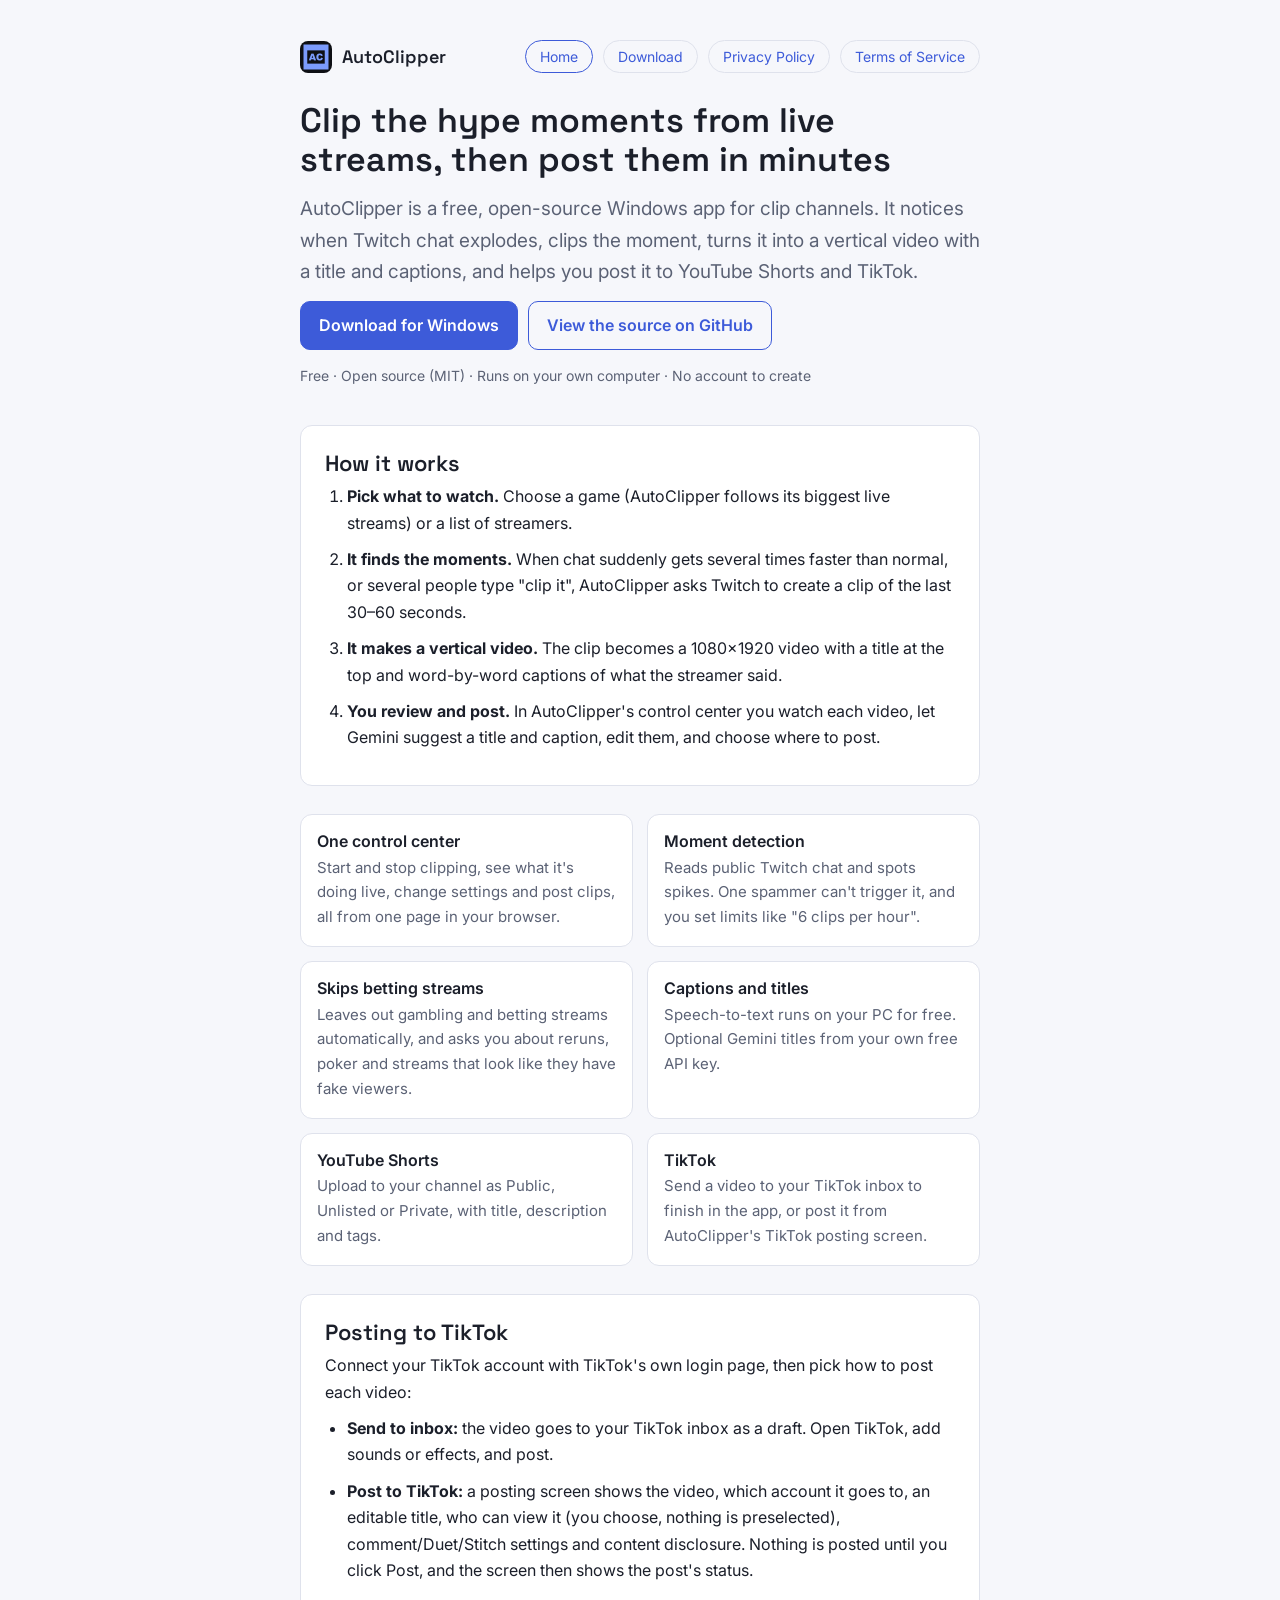
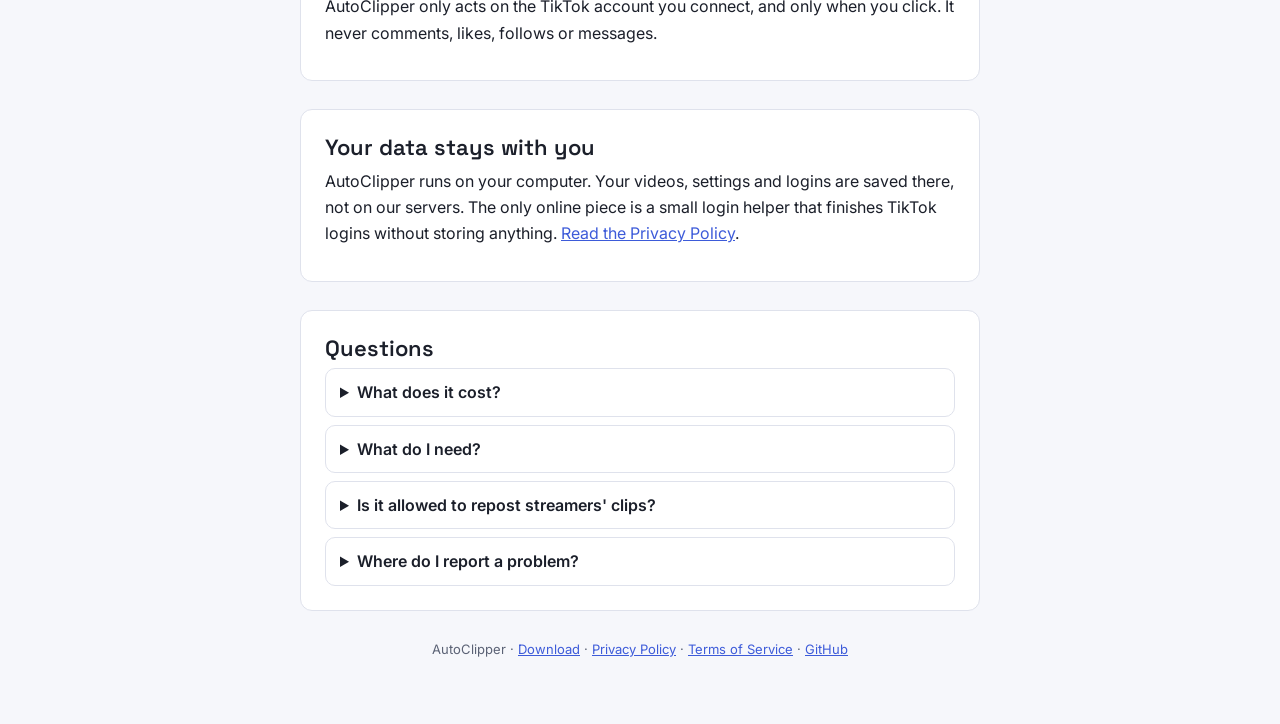
<file: index.html>
<!doctype html>
<html lang="en">
<head>
<meta charset="utf-8">
<meta name="viewport" content="width=device-width, initial-scale=1">
<title>AutoClipper</title>
<meta name="description" content="AutoClipper is a free, open-source Windows app that clips hype moments from live Twitch streams and helps you review and post them to YouTube Shorts and TikTok.">
<link rel="icon" href="app-icon.png">
<link rel="stylesheet" href="https://fonts.googleapis.com/css2?family=Inter:wght@400;600&family=Space+Grotesk:wght@600&display=swap">
<link rel="stylesheet" href="style.css">
</head>
<body>
<div class="topnav">
  <a class="brand" href="./"><img src="app-icon.png" alt="">AutoClipper</a>
  <nav><a href="./" class="on">Home</a><a href="download.html">Download</a><a href="privacy.html">Privacy Policy</a><a href="terms.html">Terms of Service</a></nav>
</div>
<main>
  <header class="hero">
    <h1>Clip the hype moments from live streams, then post them in minutes</h1>
    <p class="lead">AutoClipper is a free, open-source Windows app for clip channels. It notices when Twitch chat explodes, clips the moment, turns it into a vertical video with a title and captions, and helps you post it to YouTube Shorts and TikTok.</p>
    <div class="cta"><a class="btn primary" href="download.html">Download for Windows</a><a class="btn ghost" href="https://github.com/AathifZahir/autoclipper">View the source on GitHub</a></div>
    <p class="meta">Free · Open source (MIT) · Runs on your own computer · No account to create</p>
  </header>

  <section>
    <h2>How it works</h2>
    <ol>
      <li><b>Pick what to watch.</b> Choose a game (AutoClipper follows its biggest live streams) or a list of streamers.</li>
      <li><b>It finds the moments.</b> When chat suddenly gets several times faster than normal, or several people type "clip it", AutoClipper asks Twitch to create a clip of the last 30–60 seconds.</li>
      <li><b>It makes a vertical video.</b> The clip becomes a 1080×1920 video with a title at the top and word-by-word captions of what the streamer said.</li>
      <li><b>You review and post.</b> In AutoClipper's control center you watch each video, let Gemini suggest a title and caption, edit them, and choose where to post.</li>
    </ol>
  </section>

  <div class="features">
    <div class="feature"><h3>One control center</h3><p>Start and stop clipping, see what it's doing live, change settings and post clips, all from one page in your browser.</p></div>
    <div class="feature"><h3>Moment detection</h3><p>Reads public Twitch chat and spots spikes. One spammer can't trigger it, and you set limits like "6 clips per hour".</p></div>
    <div class="feature"><h3>Skips betting streams</h3><p>Leaves out gambling and betting streams automatically, and asks you about reruns, poker and streams that look like they have fake viewers.</p></div>
    <div class="feature"><h3>Captions and titles</h3><p>Speech-to-text runs on your PC for free. Optional Gemini titles from your own free API key.</p></div>
    <div class="feature"><h3>YouTube Shorts</h3><p>Upload to your channel as Public, Unlisted or Private, with title, description and tags.</p></div>
    <div class="feature"><h3>TikTok</h3><p>Send a video to your TikTok inbox to finish in the app, or post it from AutoClipper's TikTok posting screen.</p></div>
  </div>

  <section>
    <h2>Posting to TikTok</h2>
    <p>Connect your TikTok account with TikTok's own login page, then pick how to post each video:</p>
    <ul>
      <li><b>Send to inbox:</b> the video goes to your TikTok inbox as a draft. Open TikTok, add sounds or effects, and post.</li>
      <li><b>Post to TikTok:</b> a posting screen shows the video, which account it goes to, an editable title, who can view it (you choose, nothing is preselected), comment/Duet/Stitch settings and content disclosure. Nothing is posted until you click Post, and the screen then shows the post's status.</li>
    </ul>
    <p>AutoClipper only acts on the TikTok account you connect, and only when you click. It never comments, likes, follows or messages.</p>
  </section>

  <section>
    <h2>Your data stays with you</h2>
    <p>AutoClipper runs on your computer. Your videos, settings and logins are saved there, not on our servers. The only online piece is a small login helper that finishes TikTok logins without storing anything. <a href="privacy.html">Read the Privacy Policy</a>.</p>
  </section>

  <section>
    <h2>Questions</h2>
    <details><summary>What does it cost?</summary><p>Nothing. AutoClipper is free and open source. Gemini titles use your own free Google AI Studio key.</p></details>
    <details><summary>What do I need?</summary><p>Windows 10 or 11, Python 3.11 or newer, and a Twitch account. YouTube and TikTok are optional.</p></details>
    <details><summary>Is it allowed to repost streamers' clips?</summary><p>Clip only streamers who are OK with it. Many run official clipping programs. Every caption credits the streamer, and you're responsible for what you post.</p></details>
    <details><summary>Where do I report a problem?</summary><p>Open an issue on <a href="https://github.com/AathifZahir/autoclipper/issues">GitHub</a>.</p></details>
  </section>

  <footer>AutoClipper · <a href="download.html">Download</a> · <a href="privacy.html">Privacy Policy</a> · <a href="terms.html">Terms of Service</a> · <a href="https://github.com/AathifZahir/autoclipper">GitHub</a></footer>
</main>
</body>
</html>
</file>
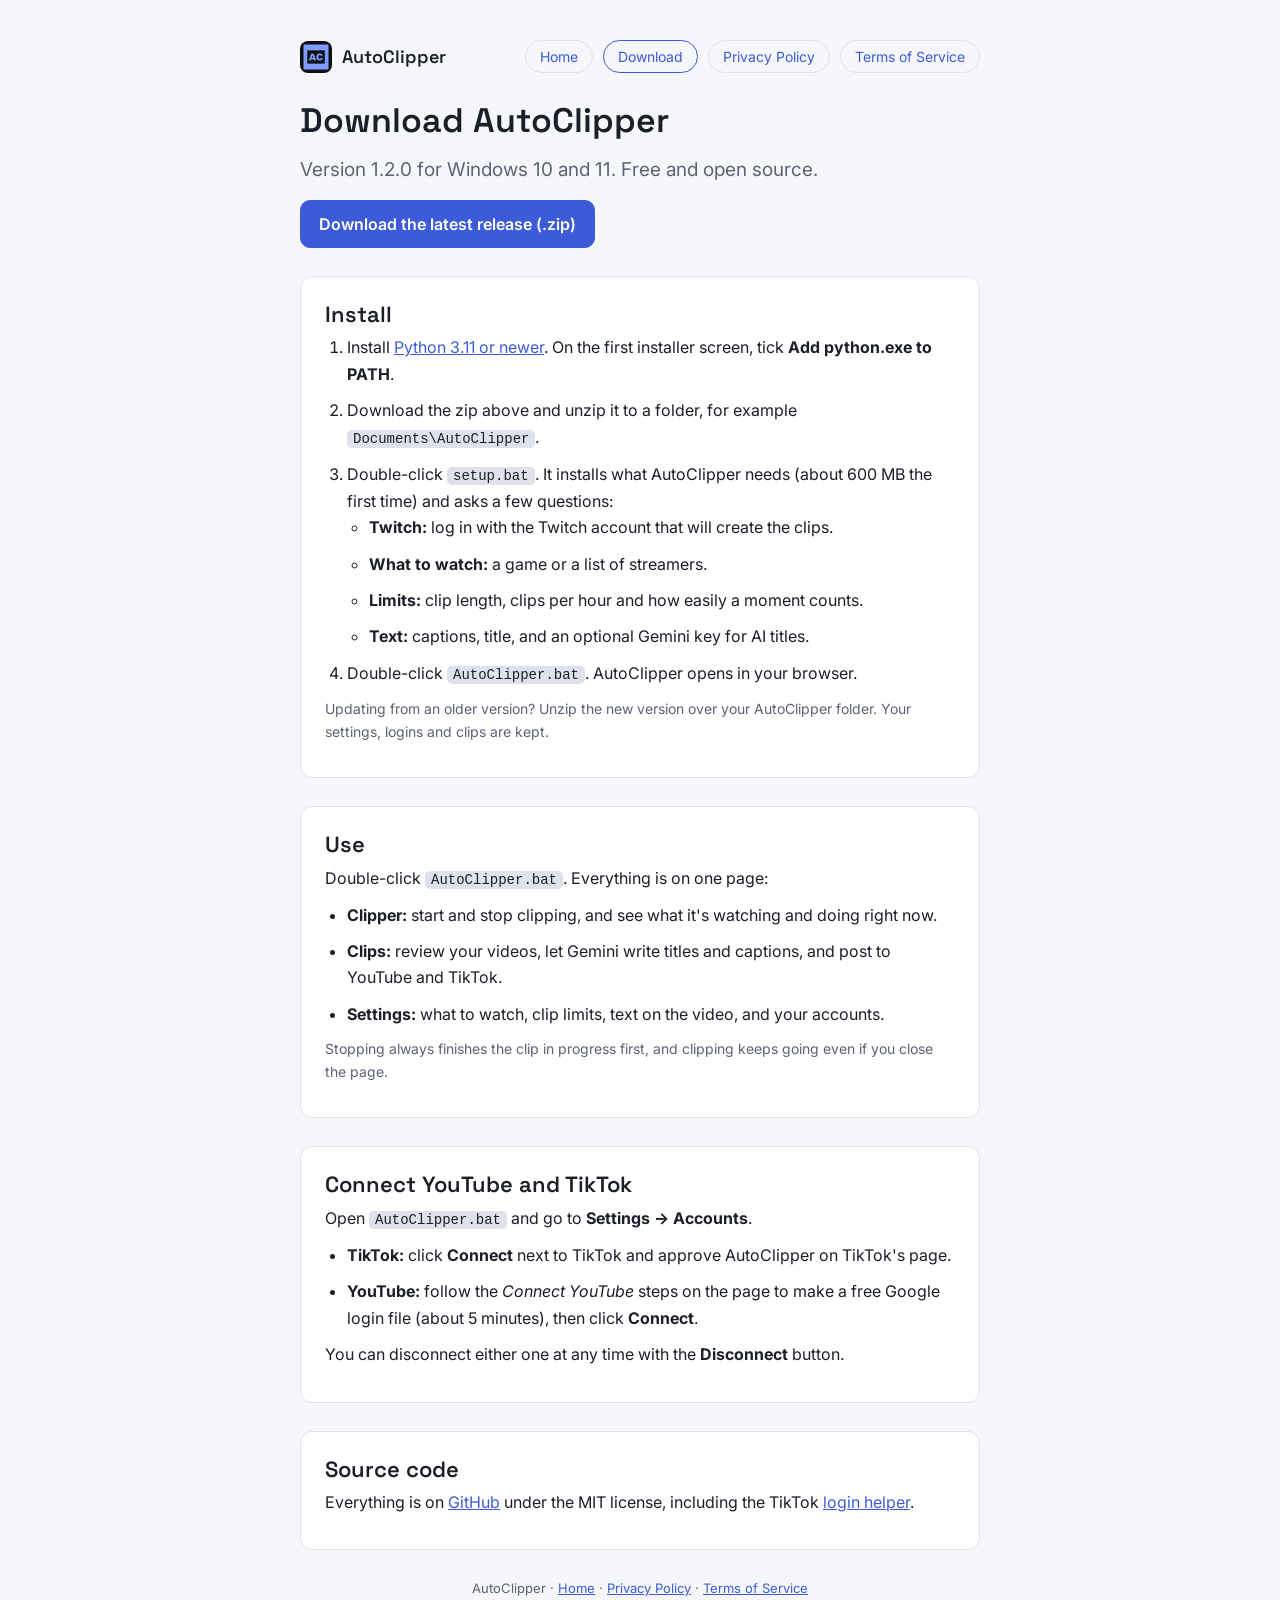
<file: download.html>
<!doctype html>
<html lang="en">
<head>
<meta charset="utf-8">
<meta name="viewport" content="width=device-width, initial-scale=1">
<title>Download AutoClipper</title>
<link rel="icon" href="app-icon.png">
<link rel="stylesheet" href="https://fonts.googleapis.com/css2?family=Inter:wght@400;600&family=Space+Grotesk:wght@600&display=swap">
<link rel="stylesheet" href="style.css">
</head>
<body>
<div class="topnav">
  <a class="brand" href="./"><img src="app-icon.png" alt="">AutoClipper</a>
  <nav><a href="./">Home</a><a href="download.html" class="on">Download</a><a href="privacy.html">Privacy Policy</a><a href="terms.html">Terms of Service</a></nav>
</div>
<main>
  <header class="hero">
    <h1>Download AutoClipper</h1>
    <p class="lead">Version 1.2.0 for Windows 10 and 11. Free and open source.</p>
    <div class="cta"><a class="btn primary" href="https://github.com/AathifZahir/autoclipper/releases/latest">Download the latest release (.zip)</a></div>
  </header>

  <section>
    <h2>Install</h2>
    <ol>
      <li>Install <a href="https://www.python.org/downloads/">Python 3.11 or newer</a>. On the first installer screen, tick <b>Add python.exe to PATH</b>.</li>
      <li>Download the zip above and unzip it to a folder, for example <code>Documents\AutoClipper</code>.</li>
      <li>Double-click <code>setup.bat</code>. It installs what AutoClipper needs (about 600 MB the first time) and asks a few questions:
        <ul>
          <li><b>Twitch:</b> log in with the Twitch account that will create the clips.</li>
          <li><b>What to watch:</b> a game or a list of streamers.</li>
          <li><b>Limits:</b> clip length, clips per hour and how easily a moment counts.</li>
          <li><b>Text:</b> captions, title, and an optional Gemini key for AI titles.</li>
        </ul></li>
      <li>Double-click <code>AutoClipper.bat</code>. AutoClipper opens in your browser.</li>
    </ol>
    <p class="meta">Updating from an older version? Unzip the new version over your AutoClipper folder. Your settings, logins and clips are kept.</p>
  </section>

  <section>
    <h2>Use</h2>
    <p>Double-click <code>AutoClipper.bat</code>. Everything is on one page:</p>
    <ul>
      <li><b>Clipper:</b> start and stop clipping, and see what it's watching and doing right now.</li>
      <li><b>Clips:</b> review your videos, let Gemini write titles and captions, and post to YouTube and TikTok.</li>
      <li><b>Settings:</b> what to watch, clip limits, text on the video, and your accounts.</li>
    </ul>
    <p class="meta">Stopping always finishes the clip in progress first, and clipping keeps going even if you close the page.</p>
  </section>

  <section>
    <h2>Connect YouTube and TikTok</h2>
    <p>Open <code>AutoClipper.bat</code> and go to <b>Settings → Accounts</b>.</p>
    <ul>
      <li><b>TikTok:</b> click <b>Connect</b> next to TikTok and approve AutoClipper on TikTok's page.</li>
      <li><b>YouTube:</b> follow the <i>Connect YouTube</i> steps on the page to make a free Google login file (about 5 minutes), then click <b>Connect</b>.</li>
    </ul>
    <p>You can disconnect either one at any time with the <b>Disconnect</b> button.</p>
  </section>

  <section>
    <h2>Source code</h2>
    <p>Everything is on <a href="https://github.com/AathifZahir/autoclipper">GitHub</a> under the MIT license, including the TikTok <a href="https://github.com/AathifZahir/autoclipper/tree/main/login-helper">login helper</a>.</p>
  </section>

  <footer>AutoClipper · <a href="./">Home</a> · <a href="privacy.html">Privacy Policy</a> · <a href="terms.html">Terms of Service</a></footer>
</main>
</body>
</html>
</file>
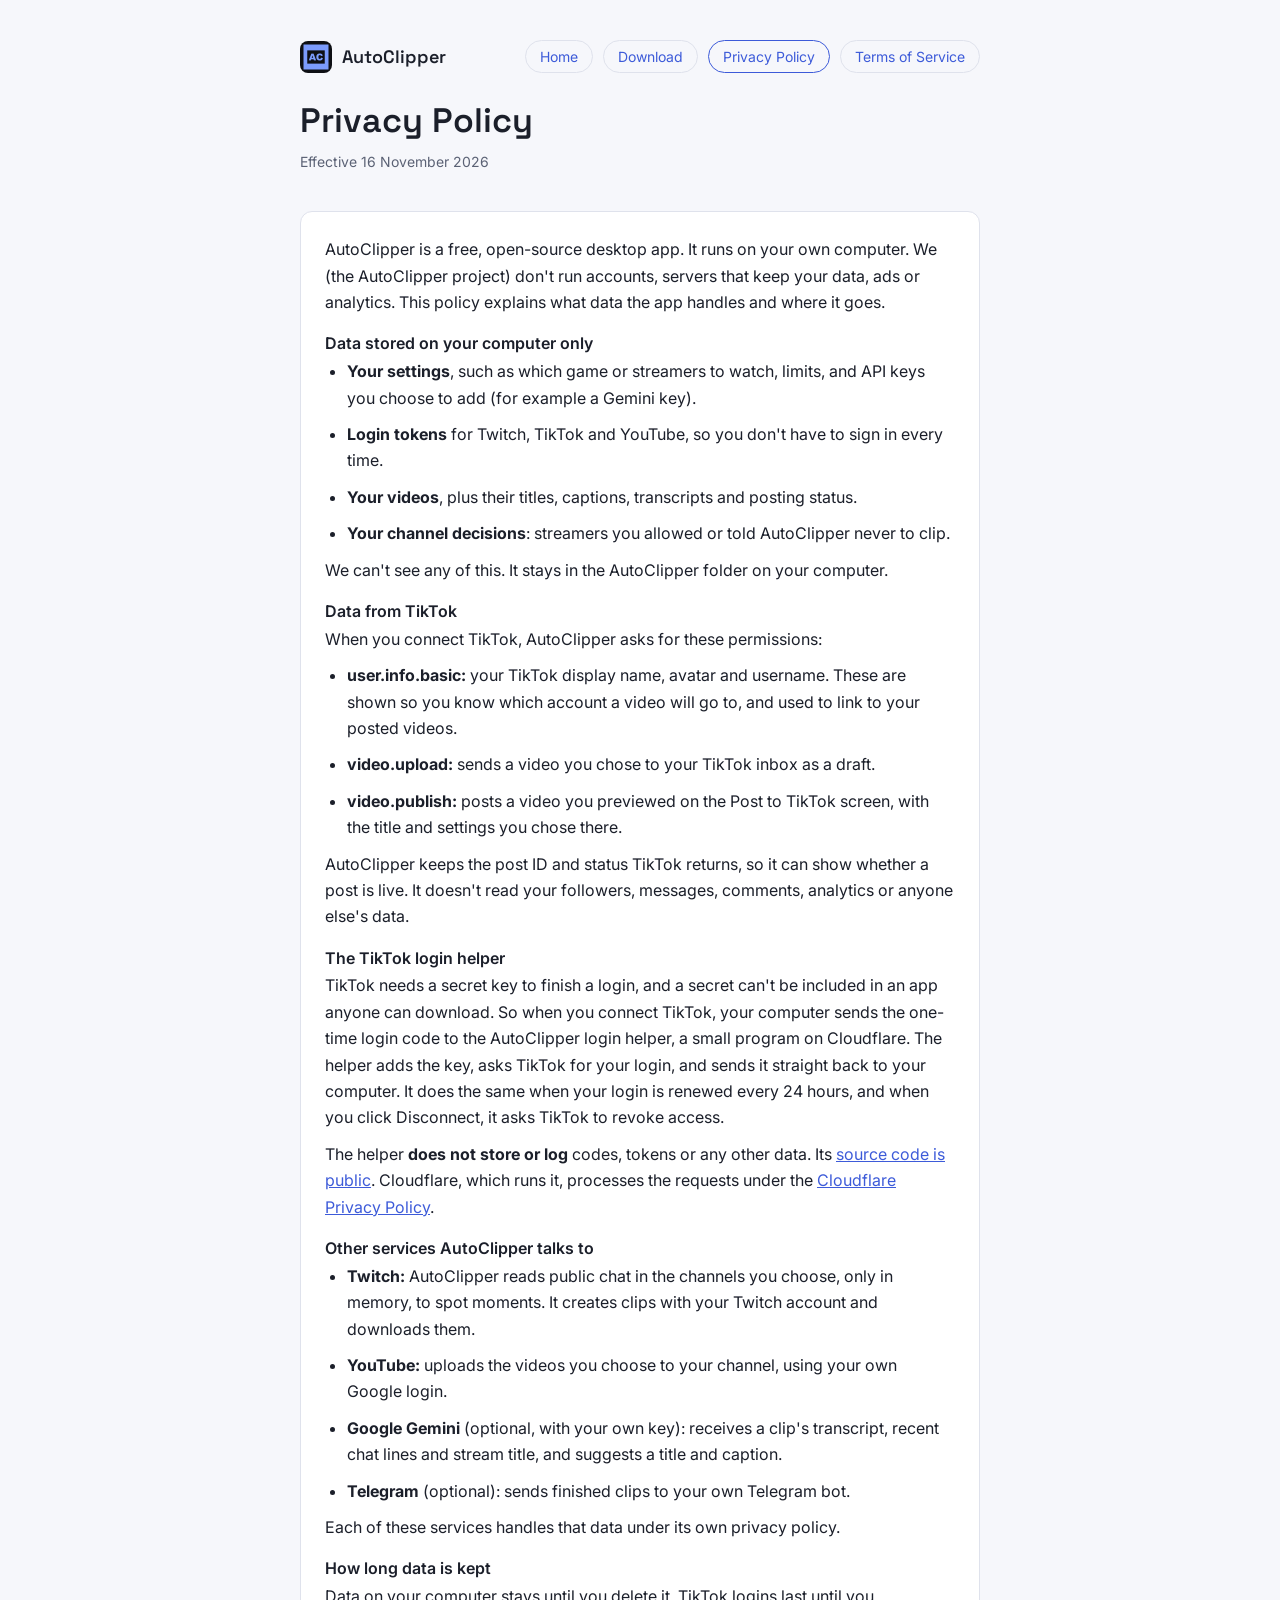
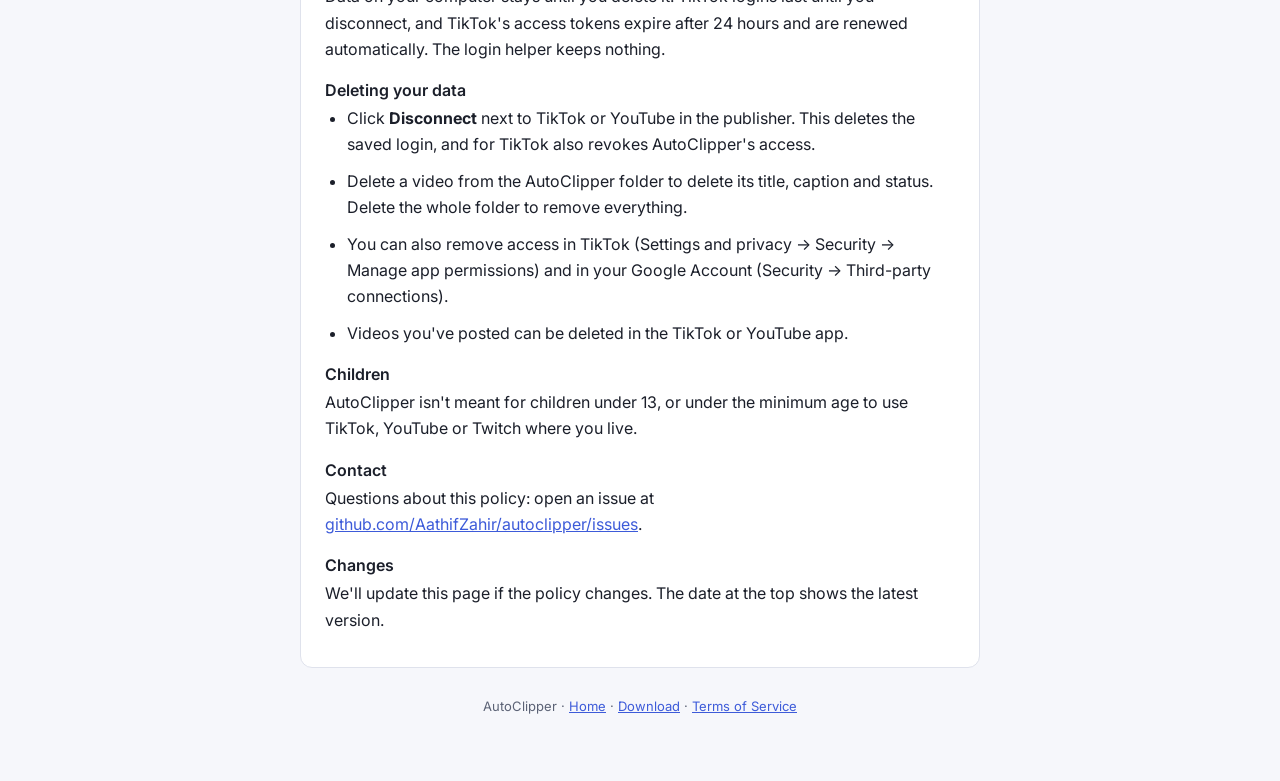
<file: privacy.html>
<!doctype html>
<html lang="en">
<head>
<meta charset="utf-8">
<meta name="viewport" content="width=device-width, initial-scale=1">
<title>AutoClipper Privacy Policy</title>
<link rel="icon" href="app-icon.png">
<link rel="stylesheet" href="https://fonts.googleapis.com/css2?family=Inter:wght@400;600&family=Space+Grotesk:wght@600&display=swap">
<link rel="stylesheet" href="style.css">
</head>
<body>
<div class="topnav">
  <a class="brand" href="./"><img src="app-icon.png" alt="">AutoClipper</a>
  <nav><a href="./">Home</a><a href="download.html">Download</a><a href="privacy.html" class="on">Privacy Policy</a><a href="terms.html">Terms of Service</a></nav>
</div>
<main>
  <header>
    <h1>Privacy Policy</h1>
    <p class="meta">Effective 16 November 2026</p>
  </header>

  <section>
    <p>AutoClipper is a free, open-source desktop app. It runs on your own computer. We (the AutoClipper project) don't run accounts, servers that keep your data, ads or analytics. This policy explains what data the app handles and where it goes.</p>

    <h3>Data stored on your computer only</h3>
    <ul>
      <li><b>Your settings</b>, such as which game or streamers to watch, limits, and API keys you choose to add (for example a Gemini key).</li>
      <li><b>Login tokens</b> for Twitch, TikTok and YouTube, so you don't have to sign in every time.</li>
      <li><b>Your videos</b>, plus their titles, captions, transcripts and posting status.</li>
      <li><b>Your channel decisions</b>: streamers you allowed or told AutoClipper never to clip.</li>
    </ul>
    <p>We can't see any of this. It stays in the AutoClipper folder on your computer.</p>

    <h3>Data from TikTok</h3>
    <p>When you connect TikTok, AutoClipper asks for these permissions:</p>
    <ul>
      <li><b>user.info.basic:</b> your TikTok display name, avatar and username. These are shown so you know which account a video will go to, and used to link to your posted videos.</li>
      <li><b>video.upload:</b> sends a video you chose to your TikTok inbox as a draft.</li>
      <li><b>video.publish:</b> posts a video you previewed on the Post to TikTok screen, with the title and settings you chose there.</li>
    </ul>
    <p>AutoClipper keeps the post ID and status TikTok returns, so it can show whether a post is live. It doesn't read your followers, messages, comments, analytics or anyone else's data.</p>

    <h3>The TikTok login helper</h3>
    <p>TikTok needs a secret key to finish a login, and a secret can't be included in an app anyone can download. So when you connect TikTok, your computer sends the one-time login code to the AutoClipper login helper, a small program on Cloudflare. The helper adds the key, asks TikTok for your login, and sends it straight back to your computer. It does the same when your login is renewed every 24 hours, and when you click Disconnect, it asks TikTok to revoke access.</p>
    <p>The helper <b>does not store or log</b> codes, tokens or any other data. Its <a href="https://github.com/AathifZahir/autoclipper/tree/main/login-helper">source code is public</a>. Cloudflare, which runs it, processes the requests under the <a href="https://www.cloudflare.com/privacypolicy/">Cloudflare Privacy Policy</a>.</p>

    <h3>Other services AutoClipper talks to</h3>
    <ul>
      <li><b>Twitch:</b> AutoClipper reads public chat in the channels you choose, only in memory, to spot moments. It creates clips with your Twitch account and downloads them.</li>
      <li><b>YouTube:</b> uploads the videos you choose to your channel, using your own Google login.</li>
      <li><b>Google Gemini</b> (optional, with your own key): receives a clip's transcript, recent chat lines and stream title, and suggests a title and caption.</li>
      <li><b>Telegram</b> (optional): sends finished clips to your own Telegram bot.</li>
    </ul>
    <p>Each of these services handles that data under its own privacy policy.</p>

    <h3>How long data is kept</h3>
    <p>Data on your computer stays until you delete it. TikTok logins last until you disconnect, and TikTok's access tokens expire after 24 hours and are renewed automatically. The login helper keeps nothing.</p>

    <h3>Deleting your data</h3>
    <ul>
      <li>Click <b>Disconnect</b> next to TikTok or YouTube in the publisher. This deletes the saved login, and for TikTok also revokes AutoClipper's access.</li>
      <li>Delete a video from the AutoClipper folder to delete its title, caption and status. Delete the whole folder to remove everything.</li>
      <li>You can also remove access in TikTok (Settings and privacy → Security → Manage app permissions) and in your Google Account (Security → Third-party connections).</li>
      <li>Videos you've posted can be deleted in the TikTok or YouTube app.</li>
    </ul>

    <h3>Children</h3>
    <p>AutoClipper isn't meant for children under 13, or under the minimum age to use TikTok, YouTube or Twitch where you live.</p>

    <h3>Contact</h3>
    <p>Questions about this policy: open an issue at <a href="https://github.com/AathifZahir/autoclipper/issues">github.com/AathifZahir/autoclipper/issues</a>.</p>

    <h3>Changes</h3>
    <p>We'll update this page if the policy changes. The date at the top shows the latest version.</p>
  </section>

  <footer>AutoClipper · <a href="./">Home</a> · <a href="download.html">Download</a> · <a href="terms.html">Terms of Service</a></footer>
</main>
</body>
</html>
</file>
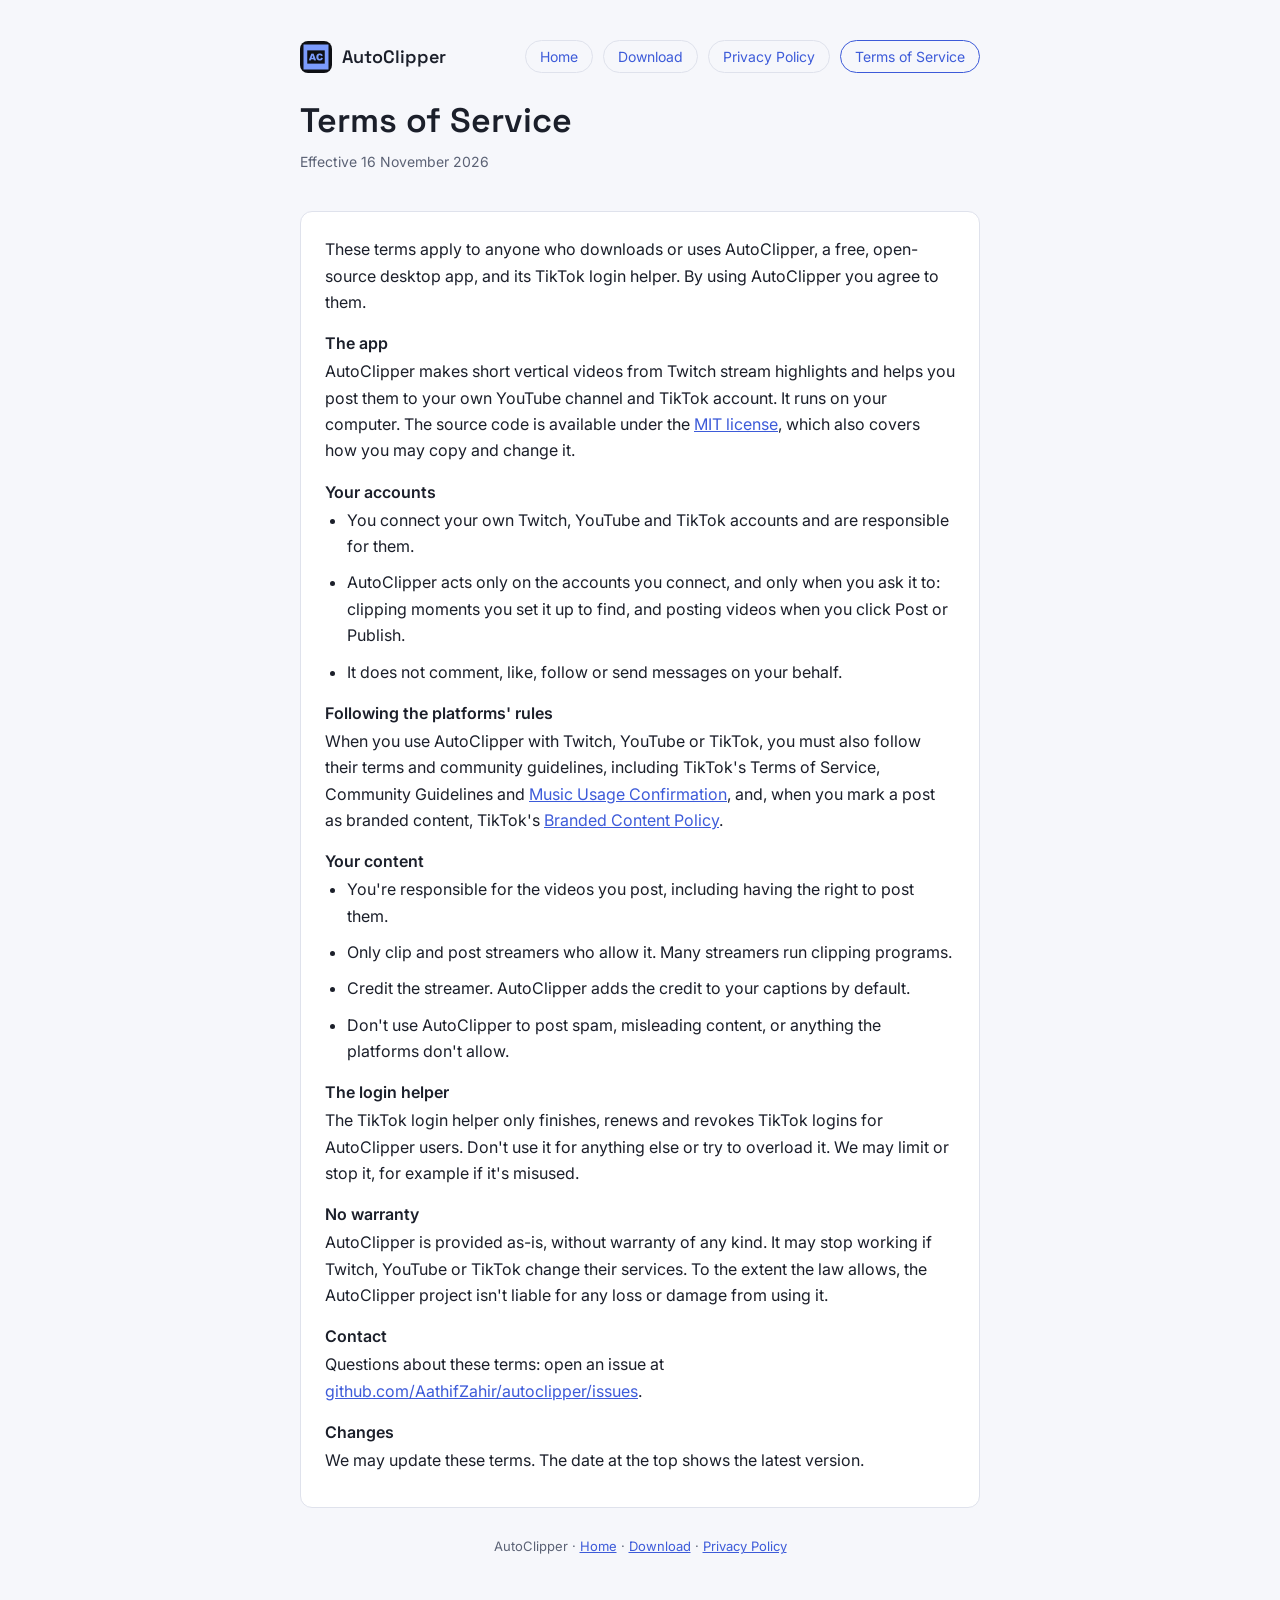
<file: terms.html>
<!doctype html>
<html lang="en">
<head>
<meta charset="utf-8">
<meta name="viewport" content="width=device-width, initial-scale=1">
<title>AutoClipper Terms of Service</title>
<link rel="icon" href="app-icon.png">
<link rel="stylesheet" href="https://fonts.googleapis.com/css2?family=Inter:wght@400;600&family=Space+Grotesk:wght@600&display=swap">
<link rel="stylesheet" href="style.css">
</head>
<body>
<div class="topnav">
  <a class="brand" href="./"><img src="app-icon.png" alt="">AutoClipper</a>
  <nav><a href="./">Home</a><a href="download.html">Download</a><a href="privacy.html">Privacy Policy</a><a href="terms.html" class="on">Terms of Service</a></nav>
</div>
<main>
  <header>
    <h1>Terms of Service</h1>
    <p class="meta">Effective 16 November 2026</p>
  </header>

  <section>
    <p>These terms apply to anyone who downloads or uses AutoClipper, a free, open-source desktop app, and its TikTok login helper. By using AutoClipper you agree to them.</p>

    <h3>The app</h3>
    <p>AutoClipper makes short vertical videos from Twitch stream highlights and helps you post them to your own YouTube channel and TikTok account. It runs on your computer. The source code is available under the <a href="https://github.com/AathifZahir/autoclipper/blob/main/LICENSE">MIT license</a>, which also covers how you may copy and change it.</p>

    <h3>Your accounts</h3>
    <ul>
      <li>You connect your own Twitch, YouTube and TikTok accounts and are responsible for them.</li>
      <li>AutoClipper acts only on the accounts you connect, and only when you ask it to: clipping moments you set it up to find, and posting videos when you click Post or Publish.</li>
      <li>It does not comment, like, follow or send messages on your behalf.</li>
    </ul>

    <h3>Following the platforms' rules</h3>
    <p>When you use AutoClipper with Twitch, YouTube or TikTok, you must also follow their terms and community guidelines, including TikTok's Terms of Service, Community Guidelines and <a href="https://www.tiktok.com/legal/page/global/music-usage-confirmation/en">Music Usage Confirmation</a>, and, when you mark a post as branded content, TikTok's <a href="https://www.tiktok.com/legal/page/global/bc-policy/en">Branded Content Policy</a>.</p>

    <h3>Your content</h3>
    <ul>
      <li>You're responsible for the videos you post, including having the right to post them.</li>
      <li>Only clip and post streamers who allow it. Many streamers run clipping programs.</li>
      <li>Credit the streamer. AutoClipper adds the credit to your captions by default.</li>
      <li>Don't use AutoClipper to post spam, misleading content, or anything the platforms don't allow.</li>
    </ul>

    <h3>The login helper</h3>
    <p>The TikTok login helper only finishes, renews and revokes TikTok logins for AutoClipper users. Don't use it for anything else or try to overload it. We may limit or stop it, for example if it's misused.</p>

    <h3>No warranty</h3>
    <p>AutoClipper is provided as-is, without warranty of any kind. It may stop working if Twitch, YouTube or TikTok change their services. To the extent the law allows, the AutoClipper project isn't liable for any loss or damage from using it.</p>

    <h3>Contact</h3>
    <p>Questions about these terms: open an issue at <a href="https://github.com/AathifZahir/autoclipper/issues">github.com/AathifZahir/autoclipper/issues</a>.</p>

    <h3>Changes</h3>
    <p>We may update these terms. The date at the top shows the latest version.</p>
  </section>

  <footer>AutoClipper · <a href="./">Home</a> · <a href="download.html">Download</a> · <a href="privacy.html">Privacy Policy</a></footer>
</main>
</body>
</html>
</file>
<file: style.css>
/* AutoClipper site: one readable column, light and dark */
:root {
  --bg: #f6f7fb; --surface: #ffffff; --fg: #1b1f2a; --muted: #5b6275; --line: #dfe2ec; --accent: #3d5bd9;
  --display: "Space Grotesk", "Segoe UI", system-ui, sans-serif;
  --body: "Inter", "Segoe UI", system-ui, sans-serif;
  color-scheme: light;
}
@media (prefers-color-scheme: dark) {
  :root { --bg: #0f1115; --surface: #171a21; --fg: #e8e9ee; --muted: #9aa0ad; --line: #2a2f3a; --accent: #8ea6ff; color-scheme: dark; }
}
* { box-sizing: border-box; }
body { margin: 0; background: var(--bg); color: var(--fg); font: 16px/1.65 var(--body);
  padding: 40px max(16px, env(safe-area-inset-right, 0px)) 64px max(16px, env(safe-area-inset-left, 0px)); }
main { max-width: 68ch; margin: 0 auto; display: flex; flex-direction: column; gap: 28px; }
header { display: flex; flex-direction: column; gap: 10px; }
.app { font: 600 13px/1 var(--display); letter-spacing: .08em; text-transform: uppercase; color: var(--accent); text-decoration: none; }
h1 { font: 600 34px/1.15 var(--display); margin: 0; text-wrap: balance; }
h2 { font: 600 22px/1.25 var(--display); margin: 0 0 6px; }
h3 { font: 600 16px/1.3 var(--body); margin: 18px 0 4px; }
p, li { margin: 0 0 10px; }
ul, ol { padding-left: 22px; margin: 0 0 10px; }
.meta { color: var(--muted); font-size: 14px; }
nav { display: flex; gap: 10px; flex-wrap: wrap; }
nav a { color: var(--accent); text-decoration: none; border: 1px solid var(--line); border-radius: 999px; padding: 4px 14px; font-size: 14px; }
nav a:hover, nav a:focus-visible { border-color: var(--accent); outline: none; }
section { background: var(--surface); border: 1px solid var(--line); border-radius: 12px; padding: 24px; }
a { color: var(--accent); }
footer { color: var(--muted); font-size: 13px; text-align: center; }
@media (max-width: 480px) { h1 { font-size: 28px; } section { padding: 18px; } }

/* product pages */
.topnav { display: flex; justify-content: space-between; align-items: center; gap: 12px; flex-wrap: wrap; max-width: 68ch; margin: 0 auto 28px; }
.topnav .brand { display: flex; align-items: center; gap: 10px; font: 600 18px/1 var(--display); color: var(--fg); text-decoration: none; }
.topnav .brand img { width: 32px; height: 32px; border-radius: 8px; }
.topnav nav a.on { border-color: var(--accent); }
.hero { display: flex; flex-direction: column; gap: 14px; }
.hero p.lead { font-size: 19px; color: var(--muted); margin: 0; }
.cta { display: flex; gap: 10px; flex-wrap: wrap; }
.btn { display: inline-block; padding: 10px 18px; border-radius: 10px; font-weight: 600; text-decoration: none; border: 1px solid var(--accent); }
.btn.primary { background: var(--accent); color: var(--surface); }
.btn.ghost { color: var(--accent); }
.features { display: grid; grid-template-columns: repeat(auto-fit, minmax(220px, 1fr)); gap: 14px; }
.feature { background: var(--surface); border: 1px solid var(--line); border-radius: 12px; padding: 16px; }
.feature h3 { margin-top: 0; }
.feature p { color: var(--muted); margin: 0; font-size: 15px; }
code { background: var(--line); padding: 1px 6px; border-radius: 5px; font-size: 14px; }
details { background: var(--surface); border: 1px solid var(--line); border-radius: 10px; padding: 10px 14px; }
details + details { margin-top: 8px; }
summary { cursor: pointer; font-weight: 600; }
</file>
